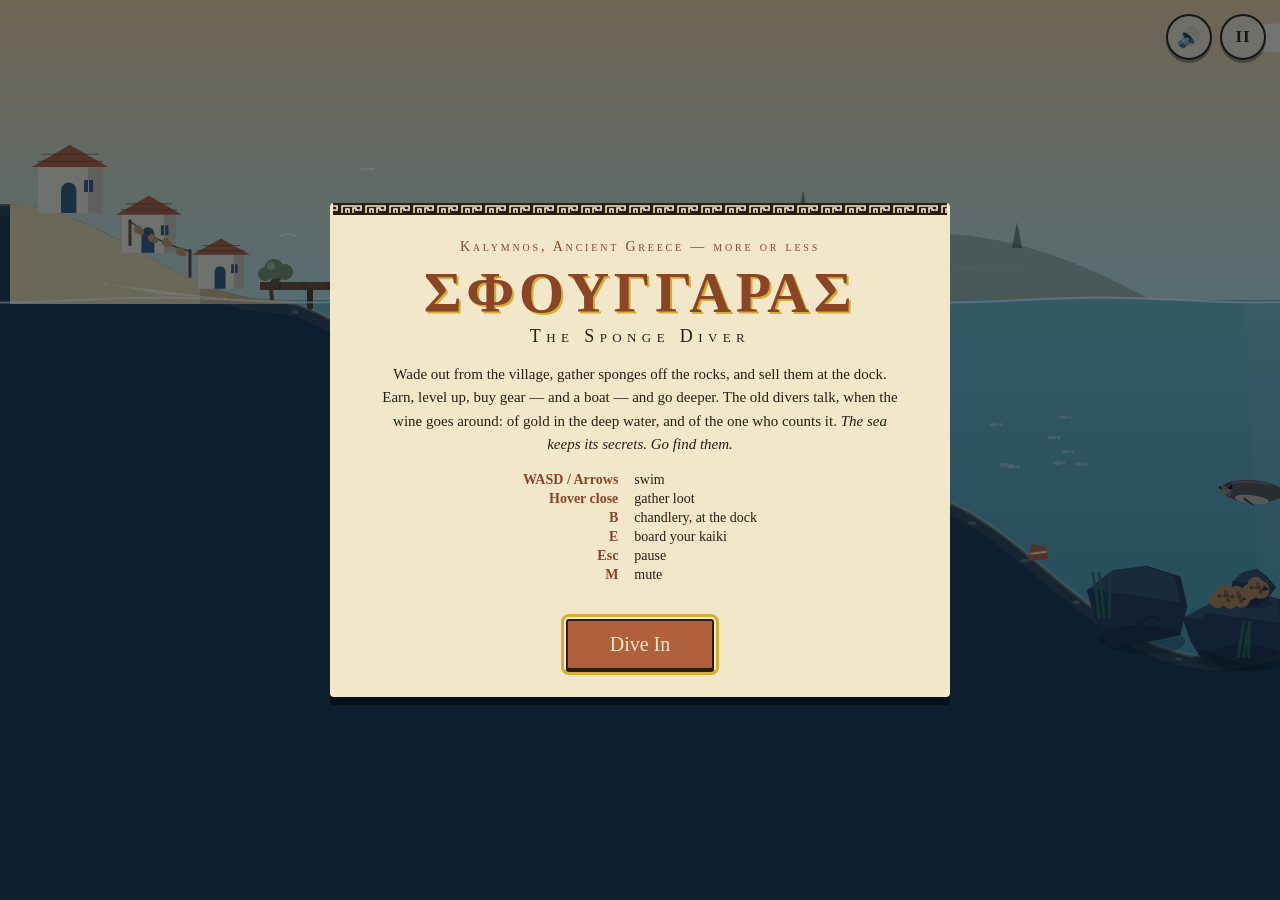
<file: index.html>
<!DOCTYPE html>
<html lang="en">
<head>
  <meta charset="UTF-8">
  <meta name="viewport" content="width=device-width, initial-scale=1, maximum-scale=1, user-scalable=no, viewport-fit=cover">
  <title>Σφουγγαράς — Sponge Diver</title>
  <link rel="icon" href="data:image/svg+xml,<svg xmlns='http://www.w3.org/2000/svg' viewBox='0 0 100 100'><text y='.9em' font-size='90'>🔱</text></svg>">
  <link rel="stylesheet" href="style.css">
</head>
<body>

  <canvas id="sea" tabindex="-1"></canvas>

  <!-- In-game HUD -->
  <div id="hud" class="hidden">
    <div class="hud-panel meander-top">
      <div class="breath-row">
        <span class="hud-label">Breath</span>
        <div class="breath-bar"><div id="breath-fill"></div></div>
      </div>
      <div class="xp-row">
        <span class="hud-label" id="hud-level">Lv 0</span>
        <div class="xp-bar"><div id="xp-fill"></div></div>
      </div>
      <div class="hud-stats">
        <span id="hud-depth">0 m</span>
        <span id="hud-stones" class="hidden">🪨 0</span>
        <span id="hud-money">₯ 0</span>
      </div>
    </div>
    <div class="hud-panel bag-panel meander-top">
      <span class="hud-label">Net Bag <em id="bag-weight">0/2 wt</em></span>
      <div id="bag-pips"></div>
      <span id="hud-hold" class="hud-hold hidden">⛵ Hold 0/24 wt</span>
    </div>
  </div>

  <div id="caption"></div>
  <div id="toasts"></div>
  <div id="surface-hint" class="hidden">At the surface</div>
  <div id="vignette"></div>
  <div id="flash"></div>

  <!-- Touch layer (only shown on coarse-pointer devices) -->
  <div id="joy-base" class="hidden"></div>
  <div id="joy-knob" class="hidden"></div>
  <button id="touch-pause" class="touch-btn">II</button>
  <button id="mute-pill" class="touch-btn">🔊</button>
  <button id="touch-shop" class="touch-btn hidden">🏺 Chandlery</button>
  <button id="touch-temple" class="touch-btn hidden">🏛️ Temple</button>
  <button id="touch-boat" class="touch-btn hidden">⛵ Board</button>
  <button id="touch-forge" class="touch-btn hidden">🔥 Forge</button>
  <button id="touch-shape" class="touch-btn hidden">🐬</button>
  <button id="touch-town" class="touch-btn hidden">🏘️ Village</button>

  <!-- Town parley box (filled by js/town.js) -->
  <div id="town-dialog" class="hidden meander-top"></div>

  <!-- Catch sold tally -->
  <div id="tally" class="hidden meander-top"></div>

  <!-- Shop overlay -->
  <div id="shop" class="overlay hidden">
    <div class="panel shop-panel meander-top">
      <button class="panel-x" id="shop-x" aria-label="Back to the water">×</button>
      <div class="shop-head">
        <h2>The Dockside Chandlery</h2>
        <p class="shop-sub">Fine diving equipment &amp; questionable blessings</p>
        <div class="shop-money" id="shop-money">₯ 0</div>
      </div>
      <div id="shop-cards" class="panel-scroll"></div>
      <div class="panel-foot">
        <button class="btn" id="shop-close">Back to the water&nbsp;<span class="key-hint">(B)</span></button>
      </div>
    </div>
  </div>

  <!-- Temple overlay -->
  <div id="temple" class="overlay hidden">
    <div class="panel shop-panel meander-top">
      <button class="panel-x" id="temple-x" aria-label="Back to the water">×</button>
      <div class="shop-head">
        <h2>The Temple of Poseidon</h2>
        <p class="shop-sub">The god teaches those who cross the deep water</p>
        <div class="temple-stats" id="temple-stats"></div>
        <div class="shop-money" id="temple-money">₯ 0</div>
      </div>
      <div id="temple-cards" class="panel-scroll"></div>
      <div class="panel-foot">
        <button class="btn" id="temple-close">Back to the water&nbsp;<span class="key-hint">(T)</span></button>
      </div>
    </div>
  </div>

  <!-- Forge overlay -->
  <div id="forge" class="overlay hidden">
    <div class="panel shop-panel meander-top">
      <button class="panel-x" id="forge-x" aria-label="Back to the water">×</button>
      <div class="shop-head">
        <h2>The Forge of Hephaestus</h2>
        <p class="shop-sub">The smith of the gods. He works for obsidian, not praise</p>
        <div class="shop-money" id="forge-obsidian">🌋 0</div>
      </div>
      <div id="forge-cards" class="panel-scroll"></div>
      <div class="panel-foot">
        <button class="btn" id="forge-close">Back to the water&nbsp;<span class="key-hint">(F)</span></button>
      </div>
    </div>
  </div>

  <!-- Message in a bottle -->
  <div id="parchment" class="overlay hidden">
    <div class="panel parchment-panel">
      <p class="parchment-eyebrow">A message, sealed with wax</p>
      <div class="panel-scroll">
        <p class="parchment-text" id="parchment-text"></p>
        <p class="parchment-sign">— Νίκανδρος</p>
      </div>
      <div class="panel-foot">
        <button class="btn" id="parchment-close">Fold it away</button>
      </div>
    </div>
  </div>

  <!-- Title screen -->
  <div id="title" class="overlay">
    <div class="panel title-panel meander-top">
      <p class="title-eyebrow">Kalymnos, Ancient Greece — more or less</p>
      <h1>ΣΦΟΥΓΓΑΡΑΣ</h1>
      <p class="title-sub">The Sponge Diver</p>
      <div class="panel-scroll">
        <p class="title-blurb">
          Wade out from the village, gather sponges off the rocks, and sell them
          at the dock. Earn, level up, buy gear — and a boat — and go deeper.
          The old divers talk, when the wine goes around: of gold in the deep
          water, and of the one who counts it. <em>The sea keeps its secrets.
          Go find them.</em>
        </p>
        <div class="controls-grid">
          <span><b>WASD / Arrows</b></span><span>swim</span>
          <span><b>Hover close</b></span><span>gather loot</span>
          <span><b>B</b></span><span>chandlery, at the dock</span>
          <span><b>E</b></span><span>board your kaiki</span>
          <span><b>Esc</b></span><span>pause</span>
          <span><b>M</b></span><span>mute</span>
        </div>
      </div>
      <div class="panel-foot">
        <button class="btn btn-big" id="start-btn">Dive In</button>
        <p class="title-save-note hidden" id="title-save-note"></p>
      </div>
    </div>
  </div>

  <!-- Pause -->
  <div id="pause" class="overlay hidden">
    <div class="panel pause-panel meander-top">
      <button class="panel-x" id="pause-x" aria-label="Keep diving">×</button>
      <h2>Paused</h2>
      <div id="pause-stats" class="pause-stats panel-scroll"></div>
      <div class="panel-foot">
        <div class="pause-buttons">
          <button class="btn" id="resume-btn">Keep Diving <span class="key-hint">(Esc)</span></button>
          <button class="btn btn-quiet" id="mute-btn">Mute</button>
          <button class="btn btn-quiet" id="dev-btn">⚡ Dev Mode: Off</button>
          <button class="btn btn-quiet" id="reset-btn">Reset Save</button>
        </div>
        <p class="pause-note">Dev mode (also the <b>G</b> key): max fitness &amp; stats, no damage, see everything — for exploring the world.</p>
      </div>
    </div>
  </div>

  <!-- Blackout: the rescue -->
  <div id="blackout" class="overlay hidden">
    <div class="blackout-text">
      <h2>Blackout</h2>
      <p id="blackout-line">A hand closes on your wrist.</p>
    </div>
  </div>

  <!-- Game over: beyond the buddy's reach -->
  <div id="gameover" class="overlay hidden">
    <div class="blackout-text">
      <h2>ΘΑΝΑΤΟΣ</h2>
      <p id="gameover-line">The sea keeps you.</p>
      <p class="gameover-rule">The first rule of freediving: never dive beyond your buddy's reach.</p>
      <button class="btn btn-big" id="again-btn">Begin Again</button>
    </div>
  </div>

  <script src="js/config.js"></script>
  <script src="js/utils.js"></script>
  <script src="js/save.js"></script>
  <script src="js/audio.js"></script>
  <script src="js/world.js"></script>
  <script src="js/touch.js"></script>
  <script src="js/player.js"></script>
  <script src="js/boat.js"></script>
  <script src="js/fauna.js"></script>
  <script src="js/dangers.js"></script>
  <script src="js/render.js"></script>
  <script src="js/hud.js"></script>
  <script src="js/shop.js"></script>
  <script src="js/temple.js"></script>
  <script src="js/forge.js"></script>
  <script src="js/town.js"></script>
  <script src="js/main.js"></script>
</body>
</html>
</file>
<file: style.css>
/* Σφουγγαράς — Sponge Diver. Greek-pottery UI: cream, terracotta, ink, gold. */

:root {
  --cream: #f3e7c9;
  --cream-dim: #e5d5ae;
  --ink: #2b1d16;
  --terracotta: #b0603a;
  --terracotta-dark: #8a4527;
  --gold: #d4af37;
  --sea-deep: #071c38;
}

* { margin: 0; padding: 0; box-sizing: border-box; }

html, body { height: 100%; overflow: hidden; }

body {
  font-family: Georgia, 'Times New Roman', serif;
  background: var(--sea-deep);
  color: var(--ink);
  user-select: none;
  -webkit-user-select: none;
  overscroll-behavior: none;
  -webkit-text-size-adjust: 100%;
}

#sea { position: fixed; inset: 0; display: block; touch-action: none; outline: none; }

.hidden { display: none !important; }

/* ---------- HUD ---------- */

#hud {
  position: fixed;
  top: max(14px, env(safe-area-inset-top));
  left: max(14px, env(safe-area-inset-left));
  display: flex;
  flex-direction: column;
  gap: 10px;
  z-index: 20;
  pointer-events: none;
}

.hud-panel {
  background: var(--cream);
  border: 2px solid var(--ink);
  border-radius: 3px;
  padding: 9px 12px 8px;
  box-shadow: 0 3px 0 rgba(0, 0, 0, 0.35);
  min-width: 230px;
}

.hud-label {
  font-variant: small-caps;
  letter-spacing: 0.08em;
  font-size: 13px;
  color: var(--terracotta-dark);
}

.breath-row { display: flex; align-items: center; gap: 8px; }

.breath-bar {
  flex: 1;
  height: 14px;
  background: var(--cream-dim);
  border: 2px solid var(--ink);
  border-radius: 2px;
  overflow: hidden;
}

#breath-fill {
  height: 100%;
  width: 100%;
  background: linear-gradient(90deg, #2e7d6b, #4aa88f);
  transition: width 0.12s linear;
}

#breath-fill.low { background: linear-gradient(90deg, #a03123, #d4553f); }

.hud-stats {
  display: flex;
  justify-content: space-between;
  margin-top: 6px;
  font-size: 16px;
}

#hud-money { color: var(--terracotta-dark); font-weight: bold; }

/* level + experience */

.xp-row { display: flex; align-items: center; gap: 8px; margin-top: 5px; }

#hud-level { min-width: 34px; }

.xp-bar {
  flex: 1;
  height: 7px;
  background: var(--cream-dim);
  border: 2px solid var(--ink);
  border-radius: 2px;
  overflow: hidden;
}

#xp-fill {
  height: 100%;
  width: 0%;
  background: linear-gradient(90deg, #b98a2c, var(--gold));
  transition: width 0.25s ease;
}

.bag-panel { min-width: 0; }

#bag-weight { font-style: normal; font-size: 11.5px; color: var(--ink); opacity: 0.75; margin-left: 6px; }

.hud-hold { display: block; margin-top: 6px; font-size: 13px; color: var(--terracotta-dark); font-weight: bold; }

#bag-pips { display: flex; flex-wrap: wrap; gap: 4px; margin-top: 6px; max-width: 210px; }

#bag-pips .pip {
  width: 11px;
  height: 11px;
  border-radius: 50%;
  border: 2px solid var(--ink);
  background: var(--cream-dim);
}

#bag-pips .pip.full { background: var(--terracotta); }

/* ---------- Captions, toasts, hints ---------- */

/* region names ride in a pottery-ink pill: readable over bright sky and
   dark deep alike, and it never spills off a phone screen */
#caption {
  position: fixed;
  top: 19%;
  left: 50%;
  transform: translate(-50%, -10px);
  max-width: min(92vw, 620px);
  padding: 8px 24px 10px;
  background: rgba(24, 15, 10, 0.78);
  border: 2px solid rgba(243, 231, 201, 0.45);
  border-radius: 26px;
  text-align: center;
  text-wrap: balance;
  font-variant: small-caps;
  letter-spacing: 0.28em;
  text-indent: 0.28em; /* recenters what letter-spacing pushes left */
  font-size: 22px;
  color: var(--cream);
  text-shadow: 0 1px 4px rgba(0, 0, 0, 0.6);
  opacity: 0;
  transition: opacity 0.5s ease, transform 0.5s ease;
  z-index: 15;
  pointer-events: none;
}

#caption.show { opacity: 1; transform: translate(-50%, 0); }

#toasts {
  position: fixed;
  right: max(16px, env(safe-area-inset-right));
  top: calc(70px + env(safe-area-inset-top)); /* clear of the pause pill */
  display: flex;
  flex-direction: column;
  align-items: flex-end;
  gap: 6px;
  z-index: 25;
  pointer-events: none;
}

.toast {
  background: var(--cream);
  border: 2px solid var(--ink);
  border-radius: 3px;
  padding: 5px 12px;
  font-size: 14px;
  max-width: min(76vw, 440px);
  box-shadow: 0 2px 0 rgba(0, 0, 0, 0.35);
  animation: toast-in 0.18s ease-out;
}

.toast.warn { background: #f0c9b4; border-color: #7a2d18; color: #7a2d18; }

.toast.big {
  background: var(--gold);
  font-size: 17px;
  font-weight: bold;
  border-width: 3px;
}

@keyframes toast-in {
  from { transform: translateX(24px); opacity: 0; }
  to { transform: translateX(0); opacity: 1; }
}

.toast.out { opacity: 0; transition: opacity 0.5s ease; }

#surface-hint {
  position: fixed;
  bottom: calc(26px + env(safe-area-inset-bottom));
  width: 100%;
  padding: 0 12px;
  text-align: center;
  color: var(--cream);
  font-size: 15px;
  letter-spacing: 0.04em;
  text-shadow: 0 1px 6px rgba(0, 0, 0, 0.8);
  z-index: 15;
  pointer-events: none;
}

/* Low-breath red vignette + sting flash */

#vignette {
  position: fixed;
  inset: 0;
  pointer-events: none;
  z-index: 10;
  opacity: 0;
  background: radial-gradient(ellipse at center, transparent 52%, rgba(140, 12, 4, 0.75) 100%);
}

#flash {
  position: fixed;
  inset: 0;
  pointer-events: none;
  z-index: 11;
  opacity: 0;
  background: rgba(190, 30, 16, 0.5);
}

/* ---------- Sell tally ---------- */

#tally {
  position: fixed;
  left: 50%;
  top: 16%;
  transform: translateX(-50%);
  background: var(--cream);
  border: 2px solid var(--ink);
  border-radius: 3px;
  padding: 12px 22px 14px;
  min-width: 260px;
  max-width: 92vw;
  z-index: 22;
  box-shadow: 0 4px 0 rgba(0, 0, 0, 0.4);
}

#tally h3 {
  font-variant: small-caps;
  letter-spacing: 0.12em;
  text-align: center;
  margin-bottom: 8px;
  color: var(--terracotta-dark);
}

#tally .tally-line { display: flex; justify-content: space-between; gap: 24px; font-size: 15px; }

#tally .tally-total {
  display: flex;
  justify-content: space-between;
  margin-top: 8px;
  padding-top: 6px;
  border-top: 2px solid var(--ink);
  font-weight: bold;
  font-size: 17px;
}

#tally .tally-note { margin-top: 6px; font-size: 12.5px; font-style: italic; text-align: center; color: var(--terracotta-dark); }

/* ---------- Town parley box ---------- */

#town-dialog {
  position: fixed;
  left: 50%;
  bottom: 9%;
  transform: translateX(-50%);
  background: var(--cream);
  border: 2px solid var(--ink);
  border-radius: 3px;
  padding: 14px 22px 16px;
  min-width: 320px;
  max-width: min(560px, 92vw);
  z-index: 22;
  box-shadow: 0 4px 0 rgba(0, 0, 0, 0.4);
}

#town-dialog h3 {
  font-variant: small-caps;
  letter-spacing: 0.1em;
  margin-bottom: 6px;
  color: var(--terracotta-dark);
}

#town-dialog .town-trade { font-size: 13px; color: var(--ink); opacity: 0.75; letter-spacing: 0.04em; }
#town-dialog p { font-style: italic; font-size: 15px; margin-bottom: 12px; }
#town-dialog .town-actions { display: flex; flex-wrap: wrap; gap: 8px; align-items: center; }
#town-dialog .town-note { font-size: 12.5px; font-style: italic; opacity: 0.75; flex-basis: 100%; }
#town-dialog .btn-quiet { opacity: 0.8; }

/* ---------- Overlays ---------- */

/* Every menu is one panel: pinned head, scrolling middle (.panel-scroll),
   pinned foot (.panel-foot) — so the exit is ALWAYS on screen, never at
   the bottom of a scroll. Esc, the ×, the foot button, and a tap on the
   water behind all close it. */

.overlay {
  position: fixed;
  inset: 0;
  display: flex;
  align-items: center;
  justify-content: center;
  z-index: 40;
  padding: 18px;
  background: rgba(4, 15, 28, 0.55);
}

.panel {
  position: relative;
  display: flex;
  flex-direction: column;
  background: var(--cream);
  border: 3px solid var(--ink);
  border-radius: 4px;
  padding: 24px 34px 24px;
  box-shadow: 0 8px 0 rgba(0, 0, 0, 0.45);
  max-width: 640px;
  max-height: 88vh;
  max-height: 88dvh;
  overflow: hidden;
  animation: panel-pop 0.22s ease-out;
}

@keyframes panel-pop {
  from { transform: translateY(10px); opacity: 0; }
  to { transform: none; opacity: 1; }
}

.panel-scroll {
  flex: 1 1 auto;
  min-height: 0;
  overflow-y: auto;
  -webkit-overflow-scrolling: touch;
  overscroll-behavior: contain;
  scrollbar-width: thin;
  scrollbar-color: var(--terracotta) transparent;
  padding: 2px;
}

.panel-scroll::-webkit-scrollbar { width: 8px; }

.panel-scroll::-webkit-scrollbar-thumb {
  background: var(--terracotta);
  border-radius: 4px;
  border: 2px solid var(--cream);
}

.panel-foot {
  flex-shrink: 0;
  display: flex;
  flex-direction: column;
  align-items: center;
  gap: 8px;
  padding-top: 14px;
}

/* the round × in the corner — the same exit, zero scrolling */
.panel-x {
  position: absolute;
  top: 8px;
  right: 8px;
  z-index: 2;
  width: 36px;
  height: 36px;
  border-radius: 50%;
  background: var(--cream-dim);
  color: var(--ink);
  border: 2px solid var(--ink);
  box-shadow: 0 2px 0 var(--ink);
  font-family: inherit;
  font-size: 19px;
  font-weight: bold;
  line-height: 1;
  cursor: pointer;
  touch-action: manipulation;
  -webkit-tap-highlight-color: transparent;
}

.panel-x:hover { background: var(--terracotta); color: var(--cream); }

.panel-x:active { transform: translateY(2px); box-shadow: 0 0 0 var(--ink); }

.btn {
  font-family: inherit;
  font-size: 16px;
  background: var(--terracotta);
  color: var(--cream);
  border: 2px solid var(--ink);
  border-radius: 3px;
  padding: 8px 20px;
  cursor: pointer;
  box-shadow: 0 3px 0 var(--ink);
  touch-action: manipulation;
  -webkit-tap-highlight-color: transparent;
}

.btn:hover { background: var(--terracotta-dark); }

.btn:active { transform: translateY(2px); box-shadow: 0 1px 0 var(--ink); }

.btn:disabled { background: #9c9484; cursor: default; box-shadow: 0 3px 0 var(--ink); transform: none; }

.btn:focus-visible, .panel-x:focus-visible, .touch-btn:focus-visible {
  outline: 3px solid var(--gold);
  outline-offset: 2px;
}

/* keyboard reminders mean nothing to a thumb */
body.touch .key-hint { display: none; }

.btn-big { font-size: 20px; padding: 12px 42px; }

.btn-quiet { background: var(--cream-dim); color: var(--ink); }

.btn-quiet:hover { background: #d8c491; }

/* Title */

.title-panel { text-align: center; width: 620px; }

.title-eyebrow {
  font-variant: small-caps;
  letter-spacing: 0.2em;
  font-size: 14px;
  color: var(--terracotta-dark);
}

.title-panel h1 {
  font-size: 58px;
  letter-spacing: 0.08em;
  margin: 4px 0 0;
  color: var(--terracotta-dark);
  text-shadow: 2px 2px 0 var(--gold);
}

.title-sub {
  font-variant: small-caps;
  letter-spacing: 0.3em;
  font-size: 18px;
  margin-bottom: 14px;
}

.title-blurb { font-size: 15px; line-height: 1.55; margin: 0 12px 16px; }

.controls-grid {
  display: grid;
  grid-template-columns: auto auto;
  gap: 3px 16px;
  justify-content: center;
  font-size: 14px;
  margin-bottom: 20px;
}

.controls-grid span:nth-child(odd) { text-align: right; color: var(--terracotta-dark); }

.controls-grid span:nth-child(even) { text-align: left; }

.title-save-note { font-size: 13px; font-style: italic; }

/* Shop */

.shop-panel { width: 660px; }

.shop-head { text-align: center; margin-bottom: 14px; padding: 0 42px; flex-shrink: 0; }

.shop-head h2 { font-variant: small-caps; letter-spacing: 0.15em; font-size: 30px; color: var(--terracotta-dark); }

.shop-sub { font-style: italic; font-size: 13.5px; }

/* the purse rides the panel's top-left corner, mirroring the × */
.shop-money {
  position: absolute;
  left: 8px;
  top: 8px;
  z-index: 2;
  font-size: 16px;
  font-weight: bold;
  color: var(--terracotta-dark);
  background: var(--cream-dim);
  border: 2px solid var(--ink);
  border-radius: 18px;
  padding: 5px 14px;
  box-shadow: 0 2px 0 var(--ink);
}

#shop-cards, #forge-cards { display: grid; grid-template-columns: 1fr 1fr; gap: 10px; }

.shop-card {
  border: 2px solid var(--ink);
  border-radius: 3px;
  background: #efe0bc;
  padding: 9px 11px;
  display: flex;
  gap: 10px;
  align-items: flex-start;
}

.shop-card.maxed { opacity: 0.62; }

.shop-card .card-icon { font-size: 26px; line-height: 1.2; }

.shop-card .card-body { flex: 1; min-width: 0; }

.shop-card h3 { font-size: 15.5px; display: flex; justify-content: space-between; align-items: baseline; }

.shop-card .tier-pips { font-size: 11px; letter-spacing: 2px; color: var(--terracotta-dark); white-space: nowrap; }

.shop-card .card-flavor { font-size: 12px; font-style: italic; color: #5d4a3a; margin: 2px 0 4px; }

.shop-card .card-effect { font-size: 13px; margin-bottom: 6px; }

.shop-card .btn { font-size: 13.5px; padding: 4px 12px; box-shadow: 0 2px 0 var(--ink); }

/* Temple */

.temple-stats {
  display: flex;
  justify-content: center;
  gap: 18px;
  font-size: 14px;
  font-variant: small-caps;
  letter-spacing: 0.06em;
  color: var(--terracotta-dark);
  margin-top: 4px;
}

#temple-cards { display: grid; grid-template-columns: 1fr; gap: 10px; }

.temple-hint { font-size: 13px; font-style: italic; color: #5d4a3a; text-align: center; margin-top: 4px; }

/* Parchment — the message in the bottle */

.parchment-panel {
  width: 480px;
  text-align: center;
  background: #efdfb3;
  border-color: #6a4a24;
  box-shadow: 0 8px 0 rgba(0, 0, 0, 0.45), inset 0 0 60px rgba(150, 110, 50, 0.25);
}

.parchment-eyebrow {
  font-variant: small-caps;
  letter-spacing: 0.2em;
  font-size: 13px;
  color: var(--terracotta-dark);
  margin-bottom: 10px;
}

.parchment-text {
  font-style: italic;
  font-size: 16.5px;
  line-height: 1.65;
  color: #3d2a16;
  margin-bottom: 8px;
}

.parchment-sign { font-size: 15px; color: #3d2a16; margin-bottom: 16px; }

/* Pause */

.pause-panel { text-align: center; min-width: 420px; }

.pause-panel h2 { font-variant: small-caps; letter-spacing: 0.2em; font-size: 28px; color: var(--terracotta-dark); margin-bottom: 12px; }

.pause-stats {
  display: grid;
  grid-template-columns: auto auto;
  gap: 3px 18px;
  justify-content: center;
  align-content: start;
  font-size: 15px;
}

.pause-stats span:nth-child(odd) { text-align: right; color: var(--terracotta-dark); font-variant: small-caps; }

.pause-stats span:nth-child(even) { text-align: left; }

.pause-buttons { display: flex; gap: 10px; justify-content: center; flex-wrap: wrap; }

.pause-note { margin-top: 4px; font-size: 12.5px; font-style: italic; color: #5d4a3a; max-width: 460px; }

#dev-btn.dev-on { background: var(--gold); color: var(--ink); font-weight: bold; }

/* Blackout */

#blackout, #gameover { background: rgba(2, 6, 12, 0); transition: background 1.6s ease; }

#blackout.dark, #gameover.dark { background: rgba(2, 6, 12, 0.97); }

#gameover .gameover-rule { margin-top: 14px; font-size: 13.5px; font-variant: small-caps; letter-spacing: 0.12em; color: #b9a98a; }

#gameover .btn { margin-top: 22px; }

.blackout-text { text-align: center; color: var(--cream); opacity: 0; transition: opacity 1s ease 0.7s; }

#blackout.dark .blackout-text { opacity: 1; }

.blackout-text h2 { font-variant: small-caps; letter-spacing: 0.3em; font-size: 34px; margin-bottom: 10px; }

.blackout-text p { font-style: italic; font-size: 16px; }

/* ---------- Touch layer ---------- */

/* all pills work by mouse or finger — the pause pill is the visible pause button */

#joy-base, #joy-knob {
  position: fixed;
  border-radius: 50%;
  pointer-events: none;
  z-index: 30;
}

#joy-base {
  width: 110px;
  height: 110px;
  border: 2px solid rgba(243, 231, 201, 0.55);
  background: rgba(243, 231, 201, 0.08);
}

#joy-knob {
  width: 48px;
  height: 48px;
  background: rgba(243, 231, 201, 0.55);
  border: 2px solid rgba(43, 29, 22, 0.6);
}

.touch-btn {
  position: fixed;
  z-index: 26;
  font-family: inherit;
  background: rgba(243, 231, 201, 0.9);
  color: var(--ink);
  border: 2px solid var(--ink);
  border-radius: 26px;
  box-shadow: 0 3px 0 rgba(0, 0, 0, 0.35);
  touch-action: manipulation;
}

#touch-pause {
  top: max(14px, env(safe-area-inset-top));
  right: max(14px, env(safe-area-inset-right));
  width: 46px;
  height: 46px;
  font-size: 17px;
  font-weight: bold;
  letter-spacing: 1px;
}

#mute-pill {
  top: max(14px, env(safe-area-inset-top));
  right: calc(max(14px, env(safe-area-inset-right)) + 54px);
  width: 46px;
  height: 46px;
  font-size: 19px;
}

/* the shapeshift pill lives bottom-left, always at hand mid-swim */
#touch-shape {
  bottom: calc(64px + env(safe-area-inset-bottom));
  left: max(18px, env(safe-area-inset-left));
  width: 54px;
  height: 54px;
  font-size: 24px;
}

#touch-shop, #touch-temple, #touch-forge {
  bottom: calc(64px + env(safe-area-inset-bottom));
  left: 50%;
  transform: translateX(-50%);
  font-size: 17px;
  padding: 12px 26px;
  white-space: nowrap;
}

#touch-boat {
  bottom: calc(122px + env(safe-area-inset-bottom));
  left: 50%;
  transform: translateX(-50%);
  font-size: 17px;
  padding: 12px 26px;
  white-space: nowrap;
}

/* the village pill: above the zone pills so both can show at the dock */
#touch-town {
  bottom: calc(180px + env(safe-area-inset-bottom));
  left: 50%;
  transform: translateX(-50%);
  font-size: 17px;
  padding: 12px 26px;
  white-space: nowrap;
}

/* ashore, the parley box owns the bottom — the pill moves up top */
#touch-town.in-town {
  bottom: auto;
  top: max(14px, env(safe-area-inset-top));
}

/* ---------- Small screens ---------- */

@media (max-width: 700px) {

  .hud-panel { min-width: 168px; padding: 7px 10px 6px; }

  .hud-stats { font-size: 14px; }

  .hud-label { font-size: 11.5px; }

  #bag-pips { max-width: 150px; }

  #bag-pips .pip { width: 9px; height: 9px; }

  #caption { font-size: 15px; letter-spacing: 0.16em; text-indent: 0.16em; padding: 7px 16px 8px; top: max(22%, 215px); }

  .toast { font-size: 12.5px; padding: 4px 9px; }

  .toast.big { font-size: 14px; }

  /* menus become bottom sheets: the whole panel rises from the thumb's
     home, the exit stays pinned, and a tap on the sea above closes it */
  .overlay { align-items: flex-end; padding: 0; }

  #blackout.overlay, #gameover.overlay { align-items: center; padding: 18px; }

  .panel {
    width: 100%;
    max-width: 100%;
    min-width: 0;
    max-height: calc(100vh - 76px);
    max-height: calc(100dvh - 76px);
    border-radius: 18px 18px 0 0;
    border-left: none;
    border-right: none;
    border-bottom: none;
    box-shadow: 0 -8px 26px rgba(0, 0, 0, 0.5);
    padding: 16px 16px calc(12px + env(safe-area-inset-bottom));
    animation: sheet-up 0.28s ease-out;
  }

  .title-panel, .shop-panel, .pause-panel, .parchment-panel { width: 100%; }

  .panel-x { top: 10px; right: 10px; width: 42px; height: 42px; font-size: 21px; }

  .panel-foot { padding-top: 12px; }

  .title-panel h1 { font-size: 38px; }

  .title-sub { font-size: 14px; letter-spacing: 0.2em; }

  .title-blurb { font-size: 13.5px; margin: 0 2px 12px; }

  .shop-head { padding: 0 48px; margin-bottom: 10px; }

  .shop-head h2 { font-size: 20px; letter-spacing: 0.08em; }

  .temple-stats { flex-wrap: wrap; gap: 2px 14px; font-size: 13px; }

  .shop-money { position: static; display: inline-block; margin-top: 6px; font-size: 15px; padding: 3px 12px; }

  #shop-cards, #forge-cards { grid-template-columns: 1fr; gap: 8px; }

  .pause-buttons { display: grid; grid-template-columns: 1fr 1fr; gap: 8px; width: 100%; }

  .pause-buttons .btn { width: 100%; padding: 10px 8px; }

  #tally { min-width: 220px; padding: 10px 16px 12px; top: 12%; }

  #surface-hint { font-size: 13.5px; bottom: calc(18px + env(safe-area-inset-bottom)); }

  .btn-big { font-size: 18px; padding: 12px 34px; }
}

@keyframes sheet-up {
  from { transform: translateY(48px); opacity: 0.5; }
  to { transform: none; opacity: 1; }
}

/* ---------- Short screens (landscape phones, small windows) ---------- */

@media (max-height: 560px) {

  .overlay { padding: 10px; }

  .panel { padding: 12px 20px 12px; max-height: calc(100vh - 16px); max-height: calc(100dvh - 16px); }

  .panel-foot { padding-top: 8px; }

  .title-panel h1 { font-size: 30px; }

  .title-sub { margin-bottom: 8px; }

  .title-blurb { font-size: 12.5px; line-height: 1.4; margin-bottom: 8px; }

  .controls-grid { gap: 2px 14px; font-size: 12.5px; margin-bottom: 6px; }

  .shop-head { margin-bottom: 8px; }

  .shop-head h2, .pause-panel h2 { font-size: 20px; }

  .pause-panel h2 { margin-bottom: 6px; }

  .btn-big { font-size: 16px; padding: 9px 28px; }

  .pause-note, .title-save-note { display: none; }
}

/* phones in landscape: sheets would waste the wide screen — recenter */
@media (max-width: 1000px) and (max-height: 560px) {

  .overlay { align-items: center; }

  .panel {
    width: auto;
    border: 3px solid var(--ink);
    border-radius: 4px;
    animation: panel-pop 0.22s ease-out;
    padding-bottom: 12px;
  }

  .shop-panel { width: min(660px, 96vw); }

  #caption { top: 19%; }
}

/* ---------- Fat fingers ---------- */

@media (pointer: coarse) {

  .btn { min-height: 44px; }

  .shop-card .btn { font-size: 15px; padding: 8px 16px; min-height: 40px; }

  .panel-x { width: 44px; height: 44px; font-size: 21px; }
}

@media (prefers-reduced-motion: reduce) {

  .panel { animation: none; }

  #caption { transition: opacity 0.3s ease; transform: translate(-50%, 0); }
}

/* Greek key (meander) strip, used as a top border on panels.
   Lives at the END of the sheet: `border:` shorthands (.panel, .hud-panel,
   #tally) reset border-image, so this must win the cascade. */
.meander-top {
  border-top: 12px solid transparent;
  border-image: url("data:image/svg+xml,%3Csvg xmlns='http://www.w3.org/2000/svg' width='24' height='12' viewBox='0 0 24 12'%3E%3Crect width='24' height='12' fill='%232b1d16'/%3E%3Cpath d='M2 10 V3 H21 V7 H16 V5 H13 V10 M6 10 V6 H9 V10' fill='none' stroke='%23f3e7c9' stroke-width='1.6'/%3E%3C/svg%3E") 12 0 0 0 repeat;
}
</file>
